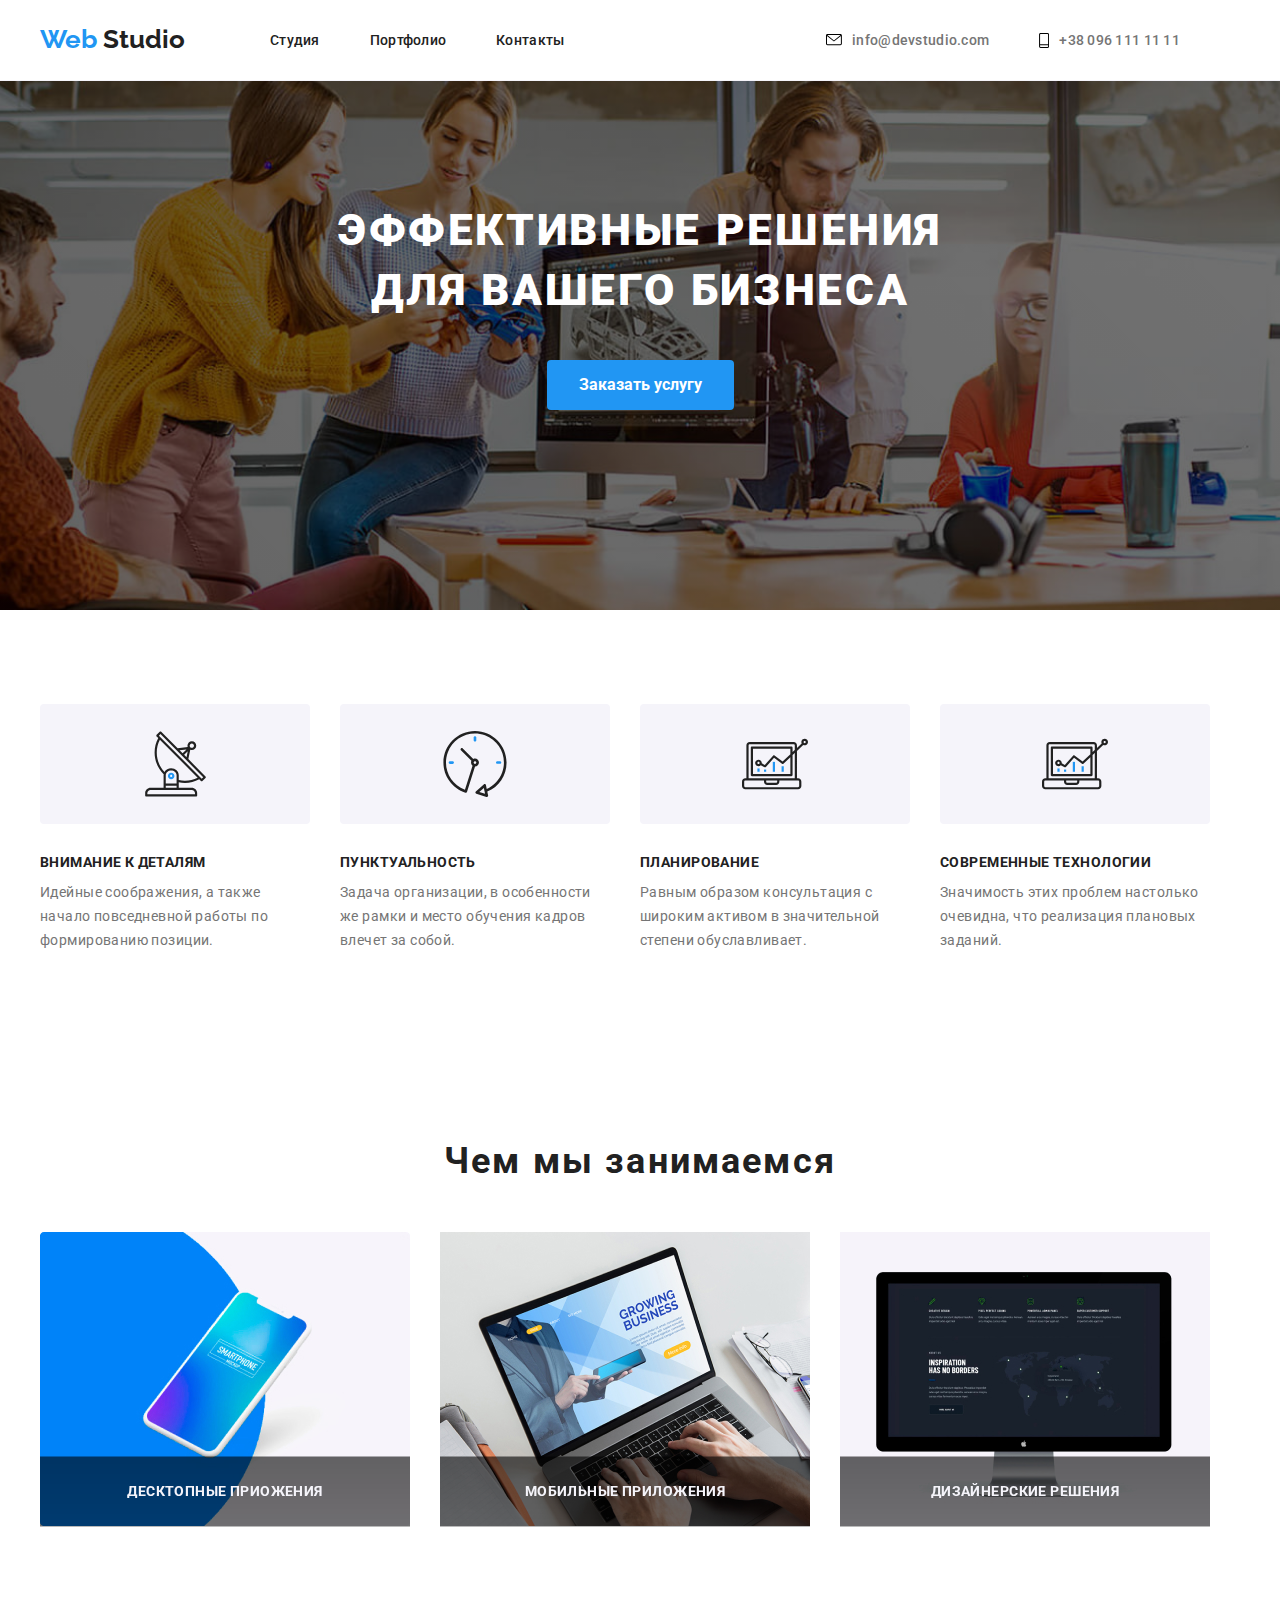
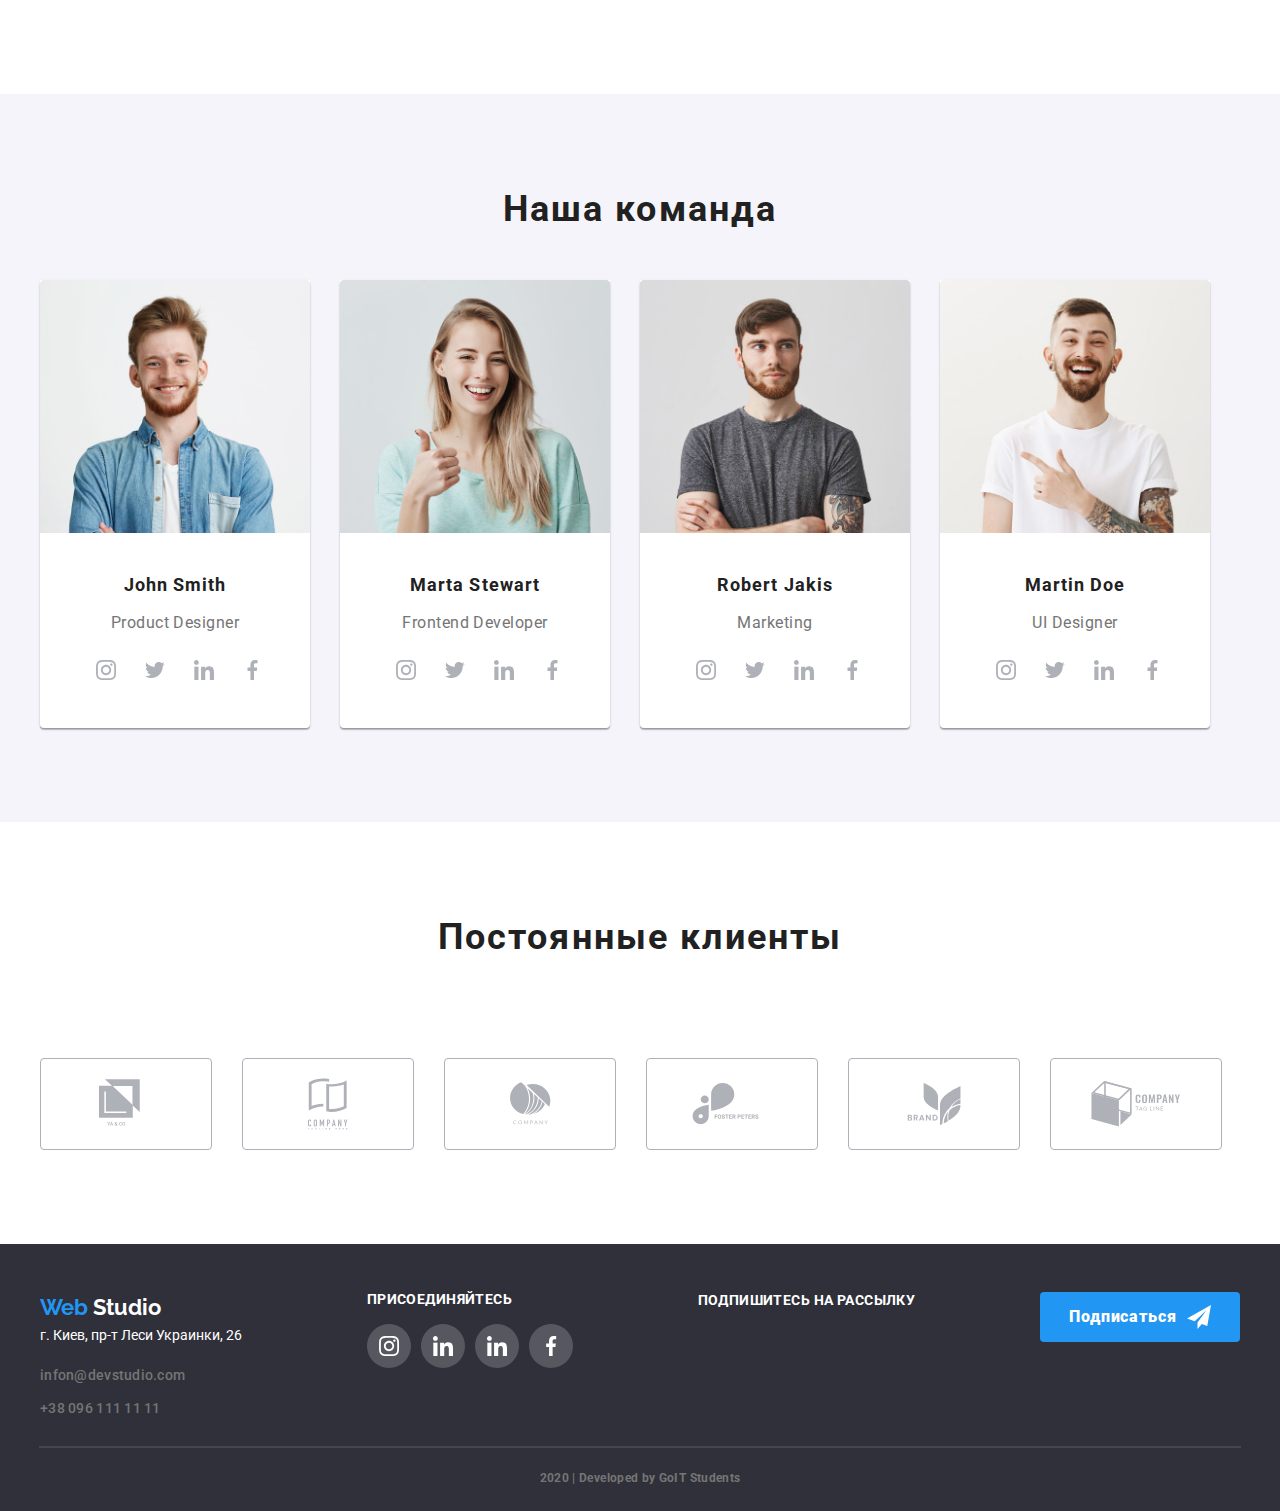
<file: index.html>
<!DOCTYPE html>
<html lang="ru">

<head>
    <meta charset="UTF-8">
    <meta name="viewport" content="width=device-width, initial-scale=1.0">
    <title>Document</title>
    <link href="https://fonts.googleapis.com/css2?family=Raleway:wght@700&family=Roboto:wght@400;500;700&display=swap" rel="stylesheet">
    <link rel="stylesheet" href="./css/styles.css" />
</head>

<body class="page">
    <header class="page-header">
        <div class="site-nav">

            <nav class="container main-nav">

                <a href="./index.html" class="logo-link"><span class="logo-primary">Web</span> Studio
                </a>
                <ul class="site-nav list">
                    <li class="item"><a href="./index.html" class="link">Студия</a></li>
                    <li class="item"><a href="./Portfolio.html" class="link">Портфолио</a></li>
                    <li class="item"><a href="" class="link">Контакты</a></li>
                </ul>
                <div class="contacts__wraper">
                    <a data-open-modal href="mailto:info@devstudio.com" class="contacts">
                        <svg class="icon-envelope" width=16 height=12>
                       <use href="./img/symbol-defs.svg#icon-phone"    ></use>
                    </svg> info@devstudio.com
                    </a>
                    <a href="tel:380961111111" class="contacts">
                        <svg class="icon-envelope" width=10 height=15>
                       <use href="./img/symbol-defs.svg#icon-Vector" ></use>
                    </svg> +38 096 111 11 11</a>
                </div>
            </nav>
            </section>
        </div>
    </header>
    <main>


        <!--HERO-->
        <section class="hero-section">
            <div class="container">
                <div class="hero">

                    <h1>ЭФФЕКТИВНЫЕ РЕШЕНИЯ <br>ДЛЯ ВАШЕГО БИЗНЕСА</h1>
                    <a href="" class="big-button">Заказать услугу</a>
                </div>
            </div>
        </section>

        <!--Преимущества-->

        <section class="section">
            <div class="container-tehnology">


                <div class="advan">
                    <div class="picture"><svg class="button-icon" width="65" height="70">
                        <use href="./img/symbol-defs.svg#icon-antenna"
                     alt="antenna" > </use></svg>
                    </div>
                    <h3 class="landing">Внимание к деталям</h3>
                    <p>Идейные соображения, а также начало повседневной работы по формированию позиции.</p>
                </div>
                <div class="advan">
                    <div class="picture"><svg class="button-icon" width="66" >
                        <use href="./img/symbol-defs.svg#icon-clock" alt="antenna" > </use>
                    </svg>
                    </div>
                    <h3 class="landing">Пунктуальность</h3>
                    <p>Задача организации, в особенности же рамки и место обучения кадров влечет за собой.</p>
                </div>
                <div class="advan">
                    <div class="picture"><svg class="button-icon" width="66" height="70">
                        <use href="./img/symbol-defs.svg#icon-diagram" alt="antenna" > </use>
                    </svg>
                    </div>
                    <h3 class="landing">Планирование</h3>

                    <p>Равным образом консультация с широким активом в значительной степени обуславливает.</p>
                </div>

                <div class="advan">
                    <div class="picture"><svg class="button-icon" width="66" height="70">
                        <use href="./img/symbol-defs.svg#icon-diagram" alt="antenna" > </use>
                    </svg>

                    </div>
                    <h3 class="landing">Современные технологии</h3>

                    <p>Значимость этих проблем настолько очевидна, что реализация плановых заданий.</p>
                </div>

            </div>
        </section>



        <!--works-->
        <div class="container">
            <section class="section">
                <h2>Чем мы занимаемся</h2>
                <ul class="works">
                    <li class="works-kard"><img src="./images/img10.jpg " alt="smartphone" width="370px">
                        <h4 class="blok-names">ДЕСКТОПНЫЕ ПРИОЖЕНИЯ</h4>
                    </li>

                    <li class="works-kard"><img src="./images/img9.jpg " alt="computer" width="370px">
                        <h4 class="blok-names">МОБИЛЬНЫЕ ПРИЛОЖЕНИЯ</h4>
                    </li>

                    <li class="works-kard"><img src="./images/img6.jpg " alt="computer" width="370px">
                        <h4 class="blok-names">ДИЗАЙНЕРСКИЕ РЕШЕНИЯ</h4>
                    </li>
                </ul>
        </div>
        </div>

        <!--Нашф команда-->

        <section class="section-comand">
            <div class="container">
                <h2>Наша команда</h2>
                <div class="workers">


                    <div class="flex-card">

                        <img src="./img/imgfoto1.jpg " alt="foto Jonn " width="270 ">
                        <h3 class="name">John Smith</h3>
                        <h3 class="specifical">Product Designer</h3>
                        <ul class="social-icons ">
                            <li class="social-icons ">
                                <a href="https://www.instagram.com/ " class="social-network__link" aria-label="Инстаграм ">
                                    <svg width=20 height=20>
                                        <use href="./img/symbol-defs.svg#icon-instagram-2" ></use>
                                    </svg>
                                </a>
                            </li>

                            <li class="social-icons ">
                                <a href="https://twitter.com/ " class="social-network__link" aria-label="Твитер ">
                                 <svg width=20 height=20>
                                    <use href="./img/symbol-defs.svg#icon-Vector-1"  ></use>
                                </svg></a>

                                <li class="social-icons ">
                                    <a href="https://linkedin.com/ " class="social-network__link" aria-label=" Линкедин">
                                        <svg width=20 height=20>
                                           <use href="./img/symbol-defs.svg#icon-linkedin-1" ></use>
                                       </svg></a>
                                </li>

                                <li class="social-icons ">
                                    <a href="https://linkedin.com/ " class="social-network__link" aria-label=" Линкедин">
                                        <svg width=20 height=20>
                                           <use href="./img/symbol-defs.svg#icon-Vector-2" ></use>
                                       </svg></a>

                                </li>

                        </ul>
                    </div>
                    <div class="flex-card ">

                        <img src="./img/imgfoto2.jpg " alt="foto Marta " width="270 ">
                        <h3 class="name ">Marta Stewart</h3>
                        <h3 class="specifical ">Frontend Developer</h3>


                        <ul class="social-icons ">
                            <li class="social-icons ">
                                <a href="https://www.instagram.com/ " class="social-network__link" aria-label="Инстаграм ">
                                    <svg width=20 height=20>
                                        <use href="./img/symbol-defs.svg#icon-instagram-2" ></use>
                                    </svg>
                                </a>
                            </li>

                            <li class="social-icons ">
                                <a href="https://twitter.com/ " class="social-network__link" aria-label="Твитер ">
                                 <svg width=20 height=20>
                                    <use href="./img/symbol-defs.svg#icon-Vector-1"  ></use>
                                </svg></a>

                                <li class="social-icons ">
                                    <a href="https://linkedin.com/ " class="social-network__link" aria-label=" Линкедин">
                                        <svg width=20 height=20>
                                           <use href="./img/symbol-defs.svg#icon-linkedin-1" ></use>
                                       </svg></a>
                                </li>

                                <li class="social-icons ">
                                    <a href="https://linkedin.com/ " class="social-network__link" aria-label=" Линкедин">
                                        <svg width=20 height=20>
                                           <use href="./img/symbol-defs.svg#icon-Vector-2" ></use>
                                       </svg></a>

                                </li>

                        </ul>
                    </div>

                    <div class="flex-card ">


                        <img src="./img/imgfoto3.jpg " alt="foto Robert " width="270 ">
                        <h3 class="name ">Robert Jakis</h3>
                        <h3 class="specifical ">Marketing</h3>


                        <ul class="social-icons ">
                            <li class="social-icons ">
                                <a href="https://www.instagram.com/ " class="social-network__link" aria-label="Инстаграм ">
                                    <svg width=20 height=20>
                                        <use href="./img/symbol-defs.svg#icon-instagram-2" ></use>
                                    </svg>
                                </a>
                            </li>

                            <li class="social-icons ">
                                <a href="https://twitter.com/ " class="social-network__link" aria-label="Твитер ">
                                 <svg width=20 height=20>
                                    <use href="./img/symbol-defs.svg#icon-Vector-1"  ></use>
                                </svg></a>

                                <li class="social-icons ">
                                    <a href="https://linkedin.com/ " class="social-network__link" aria-label=" Линкедин">
                                        <svg width=20 height=20>
                                           <use href="./img/symbol-defs.svg#icon-linkedin-1" ></use>
                                       </svg></a>
                                </li>

                                <li class="social-icons ">
                                    <a href="https://linkedin.com/ " class="social-network__link" aria-label=" Линкедин">
                                        <svg width=20 height=20>
                                           <use href="./img/symbol-defs.svg#icon-Vector-2" ></use>
                                       </svg></a>

                                </li>

                        </ul>
                    </div>

                    <div class="flex-card ">

                        <img src="./img/imgfoto4.jpg " alt="foto Martin " width="270 ">
                        <h3 class="name ">Martin Doe</h3>
                        <h3 class="specifical ">UI Designer</h3>

                        <ul class="social-icons ">
                            <li class="social-icons ">
                                <a href="https://www.instagram.com/ " class="social-network__link" aria-label="Инстаграм ">
                                    <svg width=20 height=20>
                                        <use href="./img/symbol-defs.svg#icon-instagram-2" ></use>
                                    </svg>
                                </a>
                            </li>

                            <li class="social-icons ">
                                <a href="https://twitter.com/ " class="social-network__link" aria-label="Твитер ">
                                 <svg width=20 height=20>
                                    <use href="./img/symbol-defs.svg#icon-Vector-1"  ></use>
                                </svg></a>

                                <li class="social-icons ">
                                    <a href="https://linkedin.com/ " class="social-network__link" aria-label=" Линкедин">
                                        <svg width=20 height=20>
                                           <use href="./img/symbol-defs.svg#icon-linkedin-1" ></use>
                                       </svg></a>
                                </li>

                                <li class="social-icons ">
                                    <a href="https://linkedin.com/ " class="social-network__link" aria-label=" Линкедин">
                                        <svg width=20 height=20>
                                           <use href="./img/symbol-defs.svg#icon-Vector-2" ></use>
                                       </svg></a>

                                </li>

                        </ul>


                    </div>
                </div>
        </section>
        </div>

      
        <!-- клиенты -->
        <section class="clients">
            <div class="container">
                <h2 class="clients__title">Постоянные клиенты</h2>
                <ul class="clients__list">
                    <li class="clients__item">
                        <a href="" class="clients__link" aria-label="клиент1 ">
                            <svg class="icon-envelope"  width=45 height=50>
                                <use href="./img/symbol-defs.svg#icon-logo-1"></use>
                            </svg>
                        </a>
                    </li>
                    <li class="clients__item">
                        <a href="" class="clients__link" aria-label="клиент2 ">
                            <svg width=40 height=52>
                                <use href="./img/symbol-defs.svg#icon-logo-2" ></use>
                            </svg>
                        </a>
                    </li>
                    <li class="clients__item">
                        <a href=" " class="clients__link" aria-label="клиент3 ">
                            <svg width=41 height=43>
                                <use href="./img/symbol-defs.svg#icon-logo-3" ></use>
                            </svg>
                        </a>
                    </li>
                    <li class="clients__item">
                        <a href=" " class="clients__link" aria-label="клиент4 ">
                            <svg width=80 height=42>
                                <use href="./img/symbol-defs.svg#icon-logo-4" ></use>
                                </svg>
                        </a>
                    </li>
                    <li class="clients__item">
                        <a href=" " class="clients__link" aria-label="клиент4 ">
                            <svg width=80 height=42>
                                <use href="./img/symbol-defs.svg#icon-logo-5" ></use>
                                </svg>
                        </a>
                    </li>
                    <li class="clients__item">
                        <a href=" " class="clients__link" aria-label="клиент6 ">
                            <svg width=90 height=46>
                                <use href="./img/symbol-defs.svg#icon-logo-6" ></use>
                            </svg>
                        </a>
                    </li>
                </ul>
            </div>
        </section>
    </main>

    <!--footer-->
    <footer>
        <section class="section-footer">

            <div class="footer-container ">
                <div class="main-adress ">

                    <a href="./index.html " class="logo-footer "><span class="logo-primary ">Web</span> Studio
                            </a>
                    <address class="adress ">г. Киев, пр-т Леси Украинки, 26</address>
                    <ul class="footer-adress ">
                        <li class="adress"><a href=" " class="feedbeack-footer ">infon@devstudio.com</a></li>

                        <li class="adress"><a href=" " class="feedbeack-footer ">+38 096 111 11 11</a>
                        </li>
                    </ul>

                </div>



                <div class="invitation">
                    <h3 class="invitation__title">присоединяйтесь</h3
                        >
                    <ul class="social-network__footer">
                        <li>
                            <a href="https://www.instagram.com/ " class="social-network__link social-network__link--dark" aria-label="Инстаграм ">
                                <svg width=44 height=44>
                                        <use href="./img/symbol-defs.svg#icon-insta"></use>
                                    </svg>
                            </a>
                        </li>
                        <li>
                            <a href="https://twitter.com/ " class="social-network__link social-network__link--dark" aria-label="Твитер ">
                                <svg width=44 height=44>
                                        <use href="./img/symbol-defs.svg#icon-ld"  ></use>
                                    </svg>
                            </a>
                        </li>
                        <li>
                            <a href="https://www.facebook.com/ " class="social-network__link social-network__link--dark" aria-label="Фейсбук ">
                                <svg width=44 height=44>
                                        <use href="./img/symbol-defs.svg#icon-ld" ></use>
                                    </svg>
                            </a>
                        </li>
                        <li>
                            <a href="https://www.linkedin.com/ " class="social-network__link social-network__link--dark" aria-label="Линкдин ">
                                <svg width=44 height=44>
                                        <use href="./img/symbol-defs.svg#icon-fb"></use>
                                    </svg>
                            </a>
                        </li>
                    </ul>
                </div>
                <div> <h3 class=" text-footer ">ПОДПИШИТЕСЬ НА РАССЫЛКУ</h3></div>

                <div class="icons-2 "><a href=" " class=" footer-button ">Подписaться 
                    <svg class="soc-icon-send " width="24 " height="24 ">
                    <use href="./img/symbol-defs.svg#icon-send"></use>
                </svg></a>


                </div>
            </div>
            <div>
                <hr class=" line ">
                <h5 class=" copy-right ">2020 | Developed by GoIT Students </h5>
            </div>
        </section>


    </footer>
    <script>
        (() => {
            document
                .querySelector('.form__js-speaker')
                .addEventListener('submit', e => {
                    e.preventDefault();

                    new FormData(e.currentTarget).forEach((value, name) =>
                        console.log(`${name}: ${value}`),
                    );

                    e.currentTarget.reset();
                });
        })();
    </script>
    <script>
        const refs = {
            openModalBtn: document.querySelector("[data-open-modal]"),
            closeModalBtn: document.querySelector("[data-close-modal]"),
            backdrop: document.querySelector("[data-backdrop]"),
        };

        refs.openModalBtn.addEventListener("click", toggleModal);
        refs.closeModalBtn.addEventListener("click", toggleModal);

        refs.backdrop.addEventListener("click", logBackdropClick);

        function toggleModal() {
            refs.backdrop.classList.toggle("backdrop__hidden");
        }

        function logBackdropClick() {
            console.log("Это клик в бекдроп");
        }
    </script>
</body>



</html>
</file>
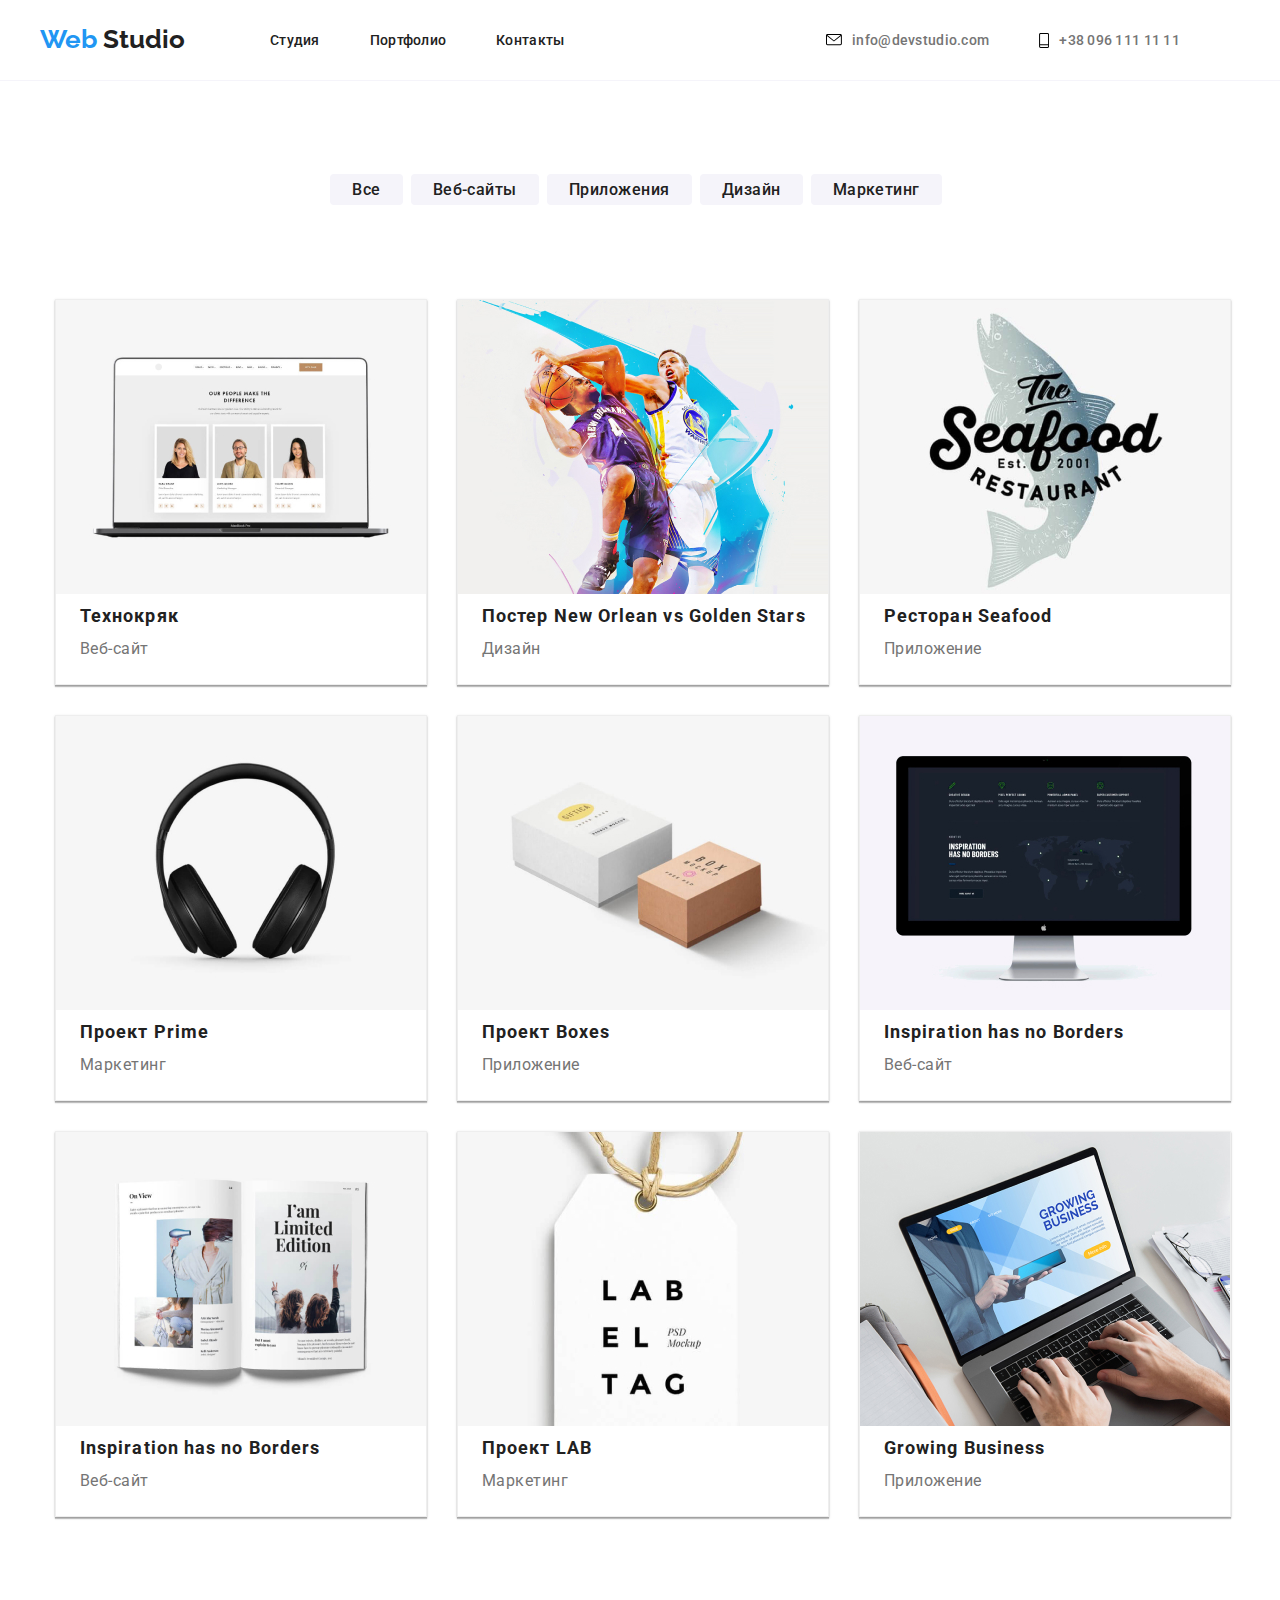
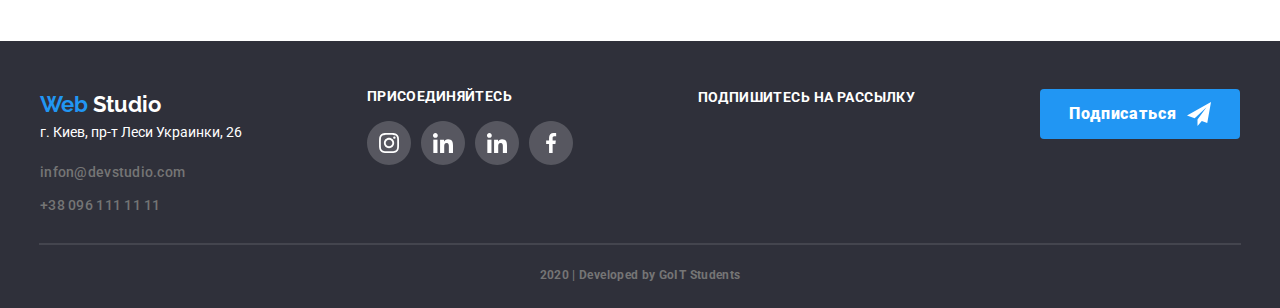
<file: Portfolio.html>
<!DOCTYPE html>
<html lang="ru">

<head>
    <meta charset="UTF-8">
    <meta name="viewport" content="width=device-width, initial-scale=1.0">
    <title>Document</title>
    <link href="https://fonts.googleapis.com/css2?family=Raleway:wght@700&family=Roboto:wght@400;500;700&display=swap" rel="stylesheet">
    <link rel="stylesheet" href="./css/styles.css" />
</head>

<body class="page">
    <!--Шапка сайта-->
    <header class="page-header">
        <div class="site-nav">

            <nav class="container main-nav">

                <a href="./index.html" class="logo-link"><span class="logo-primary">Web</span> Studio
                </a>
                <ul class="site-nav list">
                    <li class="item"><a href="./index.html" class="link">Студия</a></li>
                    <li class="item"><a href="./Portfolio.html" class="link">Портфолио</a></li>
                    <li class="item"><a href="" class="link">Контакты</a></li>
                </ul>
                <div class="contacts__wraper">
                    <a href="mailto:info@devstudio.com" class="contacts">
                        <svg class="icon-envelope" width=16 height=12>
                       <use href="./img/symbol-defs.svg#icon-phone"  ></use>
                    </svg> info@devstudio.com
                    </a>
                    <a href="tel:380961111111" class="contacts">
                        <svg class="icon-envelope" width=10 height=15>
                       <use href="./img/symbol-defs.svg#icon-Vector" ></use>
                    </svg> +38 096 111 11 11</a>
                </div>
            </nav>
        </div>
    </header>
    <section class="menu-button">
        <div class="container-button">
            <a href=" " class="button ">Все</a>
            <a href=" " class="button ">Веб-сайты</a>
            <a href=" " class="button ">Приложения</a>
            <a href=" " class="button ">Дизайн</a>
            <a href=" " class="button ">Маркетинг</a>
        </div>
    </section>
    <!--Наши услуги-->


    <div class="container">
        <section class="section">
            <div class="flex-container">

                <div class="flex-element">
                    <img src="./images/img11.jpg " alt="blue " width="370 ">
                    <ul class="list ">
                        <li>
                            <h3>Технокряк</h3>
                            <p class="paragraph ">Веб-сайт</p>

                        </li>
                    </ul>
                </div>

                <div class="flex-element">
                    <img src="./images/img2.jpg " alt="poster " width="370 ">
                    <ul class="list">
                        <li>
                            <h3>Постер New Orlean vs Golden Stars</h3>

                            <p class="paragraph ">Дизайн</p>
                        </li>
                    </ul>
                </div>
                <div class="flex-element">
                    <img src="./images/img3.jpg " alt="attachment " width="370 ">
                    <ul class="list">
                        <li>
                            <h3>Ресторан Seafood</h3>

                            <p class="paragraph ">Приложение</p>
                        </li>
                    </ul>
                </div>

                <div class="flex-element">
                    <img src="./images/img4.jpg " alt="poster " width="370 ">
                    <ul class="list">
                        <li>
                            <h3>Проект Prime</h3>

                            <p class="paragraph ">Маркетинг</p>
                        </li>
                    </ul>
                </div>
                <div class="flex-element">
                    <img src="./images/img5.jpg " alt="boxes " width="370 ">
                    <ul class="list">
                        <li>
                            <h3>Проект Boxes</h3>

                            <p class="paragraph ">Приложение</p>
                        </li>
                    </ul>
                </div>
                <div class="flex-element">
                    <img src="./images/img6.jpg " alt="monitor " width="370 ">
                    <ul class="list">
                        <li>
                            <h3>Inspiration has no Borders</h3>

                            <p class="paragraph ">Веб-сайт</p>
                        </li>
                    </ul>
                </div>
                <div class="flex-element">
                    <img src="./images/img7.jpg " alt="picture " width="370 ">
                    <ul class="list">
                        <li>
                            <h3>Inspiration has no Borders</h3>

                            <p class="paragraph ">Веб-сайт</p>
                        </li>
                    </ul>
                </div>
                <div class="flex-element">
                    <img src="./images/img8.jpg " alt="white " width="370 ">
                    <ul class="list">
                        <li>
                            <h3>Проект LAB</h3>

                            <p class="paragraph ">Маркетинг</p>
                        </li>
                    </ul>
                </div>
                <div class="flex-element"><img src="./images/img9.jpg " alt="lap top " width="370 ">
                    <ul class="list">
                        <li>
                            <h3>Growing Business</h3>

                            <p class="paragraph ">Приложение</p>
                        </li>
                    </ul>
                </div>
            </div>
        </section>

    </div>
    </header>
    <!--footer-->
    <footer>
        <section class="section-footer">

            <div class="footer-container ">
                <div class="main-adress ">

                    <a href="./index.html " class="logo-footer "><span class="logo-primary ">Web</span> Studio
                            </a>
                    <address class="adress ">г. Киев, пр-т Леси Украинки, 26</address>
                    <ul class="footer-adress ">
                        <li class="adress"><a href=" " class="feedbeack-footer ">infon@devstudio.com</a></li>

                        <li class="adress"><a href=" " class="feedbeack-footer ">+38 096 111 11 11</a>
                        </li>
                    </ul>

                </div>



                <div class="invitation">
                    <h3 class="invitation__title">присоединяйтесь</h3
                        >
                    <ul class="social-network__footer">
                        <li>
                            <a href="https://www.instagram.com/ " class="social-network__link social-network__link--dark" aria-label="Инстаграм ">
                                <svg width=44 height=44>
                                        <use href="./img/symbol-defs.svg#icon-insta"></use>
                                    </svg>
                            </a>
                        </li>
                        <li>
                            <a href="https://twitter.com/ " class="social-network__link social-network__link--dark" aria-label="Твитер ">
                                <svg width=44 height=44>
                                        <use href="./img/symbol-defs.svg#icon-ld"  ></use>
                                    </svg>
                            </a>
                        </li>
                        <li>
                            <a href="https://www.facebook.com/ " class="social-network__link social-network__link--dark" aria-label="Фейсбук ">
                                <svg width=44 height=44>
                                        <use href="./img/symbol-defs.svg#icon-ld" ></use>
                                    </svg>
                            </a>
                        </li>
                        <li>
                            <a href="https://www.linkedin.com/ " class="social-network__link social-network__link--dark" aria-label="Линкдин ">
                                <svg width=44 height=44>
                                        <use href="./img/symbol-defs.svg#icon-fb"></use>
                                    </svg>
                            </a>
                        </li>
                    </ul>
                </div>
                <div> <h3 class=" text-footer ">ПОДПИШИТЕСЬ НА РАССЫЛКУ</h3>
                </div>

                <div class="icons-2 "><a href=" " class=" footer-button ">Подписaться 
                    <svg class="soc-icon-send " width="24 " height="24 ">
                    <use href="./img/symbol-defs.svg#icon-send"></use>
                </svg></a>


                </div>
            </div>
            <div>
                <hr class=" line ">
                <h5 class=" copy-right ">2020 | Developed by GoIT Students </h5>
            </div>
        </section>


    </footer>
                        
</body>

</html>
</file>
<file: css/styles.css>
/*цвет основного текста #212121*/

/*вторичный цвет текста #757575*/

/*белый текст #FFFFFF*/

:root {
  --primary-text-color: #212121;
  --title-text-color: #212121;
  --title-text-grey: #757575;
  --accent-color: #2196f3;
  --primary-background-color: #ffffff;
  --primary-background-button: #f5f4fa;
}

html {
  box-sizing: border-box;
}

.page-header {
  position: fixed;
  width: 100%;
  top: 0;
  left: 0;
  min-height: 80px;
  background-color: var(--primary-background-color);
  outline: 1px solid var(--primary-background-button);
}

body {
  background-color: var (--primary-background-color);
  color: var (--primary-text-color);
  font-family: roboto, sans-serif;
  margin: 0;
}

.logo-primary {
  color: #2196f3;
}

.logo-link {
  color: #212121;
  font-family: Raleway;
  font-style: normal;
  font-weight: bold;
  font-size: 26px;
  line-height: 31px;
  text-decoration: none;
  margin-top: 24px;
  margin-bottom: 25px;
  margin-right: 85px;
}

/*site nav*/

.site-nav {
  display: flex;
  padding-left: 0;
  list-style: none;

}


.site-nav__link {
  position: relative;
  text-decoration: none;
  color: var(--main-color);
  padding-top: 32px;
  padding-bottom: 32px;
  transition: color 250ms cubic-bezier(0.4, 0, 0.2, 1);
  
}

.site-nav__link--current {
  color: var(--accent-primary-color);
}



.site-nav__item:not(:last-child) {
  margin-right: 50px;
}

.site-nav__link:hover,
.site-nav__link:focus {
  color: var(--accent-primary-color);
  cursor: pointer;
}
.site-nav__link a:active{
  color: var(--accent-color);
}

.link {
  color: #212121;
  text-decoration: none;
  font-family: Roboto;
  font-style: normal;
  font-weight: 500;
  font-size: 14px;
  line-height: 16px;
  letter-spacing: 0.02em;
  margin-top: 0;
  margin-bottom: 0;
}

.site-nav.link {
  color: #212121;
}

.site-nav li {
  margin-right: 0px;
}

ul.site-nav.list {
  padding: 0px 0px 0px 0px;
}

.site-nav .item {
  margin-right: 50px;
}

.site-nav .link:hover {
  color: #2196f3;
}

.site-nav .link:focus {
  color: var(--primary-background-button);
}

/*main-nav*/

.container.main-nav {
  display: flex;
  align-items: center;
}

.work-section {
  display: flex;
  align-items: center;
  padding-top: 94px;
}

/*feedbeack menu*/

.feedbeack {
  color: var(--title-text-grey);
  font-family: Roboto;
  font-style: normal;
  font-weight: 500;
  font-size: 14px;
  line-height: 16px;
  letter-spacing: 0.02em;
  margin-top: 0;
  margin-bottom: 0;
}

.feedbeack:hover {
  color: #2196f3;
}

.feedbeack:focus {
  color: var(--primary-background-button);
}

.section p {
  margin-top: 0px;
  margin-bottom: 0px;
}

ul {
  list-style-type: none;
}

.comand p {
  margin-bottom: 0px;
  margin-top: 0px;
}

.hero-section {
  text-align: center;
  background: linear-gradient(45deg, #0000009a, #0000008c),
    url(../images/Hero/Header.jpg);
  background-repeat: no-repeat;
  background-position: center;
  background-size: cover;
  padding-top: 200px;
  padding-bottom: 200px;
  margin-left: auto;
  margin-right: auto;
  max-width: 1600px;
  max-height: 600px;
}

.hero-title {
  margin-top: 0;
  margin-bottom: 40;
  margin-left: auto;
  margin-right: auto;
  font-family: Roboto;
  font-style: normal;
  font-weight: 900;
  font-size: 44px;
  line-height: 60px;
  letter-spacing: 0.06em;
  margin-bottom: 40px;
  text-align: center;
  padding-bottom: 0px;
  padding-top: 0px;
  color: var(--primary-text-color);
}

h2 {
  margin-bottom: 0px;
  margin-top: 0px;
  font-family: roboto;
  font-style: normal;
  font-weight: bold;
  font-size: 36px;
  line-height: 42px;
  letter-spacing: 0.06em;
  text-align: center;
  color: var(--primary-text-color);
}

h3 {
  font-family: roboto;
  font-style: normal;
  font-weight: bold;
  font-size: 18px;
  line-height: 36px;
  letter-spacing: 0.06em;
  margin-top: 0;
  margin-bottom: 0px;
  marker: none;
  color: #212121;
  margin-left: 24px;
}

h3.landing {
  font-family: Roboto;
  font-style: normal;
  font-weight: bold;
  font-size: 14px;
  line-height: 16px;
  letter-spacing: 0.03em;
  text-transform: uppercase;
  color: #212121;
  margin-left: 0px;
  margin-bottom: 10px;
}

h4 {
  font-family: Roboto;
  font-style: normal;
  font-weight: bold;
  font-size: 14px;
  line-height: 16px;
  text-align: center;
  letter-spacing: 0.03em;
  color: var(--primary-background-button);
  text-decoration: none;
  margin-top: 0px;
  margin-bottom: 0px;
  background-color: var(--title-text-grey);
  opacity: inherit;
}

h5 {
  font-family: Roboto;
  font-style: normal;
  font-size: 12px;
  line-height: 24px;
  letter-spacing: 0.03em;
  color: var(--title-text-grey);
}

.container-button {
  display: flex;
  align-items: center;
  justify-content: center;
}

ul.social-icons {
  display: flex;
    text-align: justify;
 

  padding: 0px;
  margin-top: 16px;
  margin-bottom: 36px;
}
li.social-icons:not(:last-child){
  margin-right: 5px;
 
}


.workers {
  display: flex;
  padding-top: 0px;
}

.flex-card {
  background: #ffffff;
  width: 270px;
  margin-right: 30px;
  box-shadow: 0px 2px 1px rgba(0, 0, 0, 0.2), 0px 1px 1px rgba(0, 0, 0, 0.14),
    0px 1px 3px rgba(0, 0, 0, 0.12);
  border-radius: 4px;
  margin-top: 50px;
  margin-bottom: 94px;
}

ul.list {
  padding: 0px;
  margin: 0px;
}

ul.works {
  display: flex;

  align-items: center;
  padding-left: 0px;
  margin: 0px;
  margin-top: 50px;
}

li.works-kard {
  margin-right: 30px;
}

/*Button */

.big-button {
  display: inline-block;
  color: var(--primary-background-color);
  background: var(--accent-color);
  text-decoration: none;
  font-family: Roboto;
  font-style: normal;
  font-weight: bold;
  font-size: 16px;
  line-height: 30px;
  padding: 10px 32px;
  border-radius: 4px;
  margin-left: auto;
  margin-right: auto;
}

.footer-button {
  align-items: center;
  justify-content: center;
  display: flex;
  color: var(--primary-background-color);
  background: var(--accent-color);
  text-decoration: none;
  font-family: Roboto;
  font-style: normal;
  font-weight: 900;
  font-size: 16px;
  line-height: 30px;
  letter-spacing: 0.06em;
  padding-left: 0px;
  padding-right: 0px;
  padding-top: 0px;
  padding-bottom: 0px;
  border-radius: 4px;
  margin-top: auto;
  margin-left: auto;
  height: 50px;
  width: 200px;
}

.flex-container {
  display: flex;
  flex-wrap: wrap;
  width: 1230px;
  padding-left: 15px;
  padding-right: 15px;
}

.flex-element {
  width: 370px;
  margin-bottom: 30px;
  margin-right: 30px;
  background: #ffffff;
  border: 1px solid #eeeeee;
  padding-bottom: 20px;
  box-shadow: 0px 2px 1px rgba(0, 0, 0, 0.2), 0px 1px 1px rgba(0, 0, 0, 0.14),
    0px 1px 3px rgba(0, 0, 0, 0.12);
}

.flex-element:last-child(3n) {
  margin-right: 0px;
}

ul.footer-adress {
  margin-bottom: 09px;
  padding-left: 0px;
  text-decoration: none;
}

ul.comand {
  display: flex;
  margin-left: 0px;
  margin-top: 50px;
  margin-left: 0px;
  padding-left: 0px;
}

/*buttons portfolio*/

.button {
  display: inline-block;
  color: var(--primary-background-color);
  background: var(--accent-color);
  text-decoration: none;
  color: var(--title-text-color);
  background: var(--primary-background-button);
  font-family: Roboto;
  font-style: normal;
  font-size: 16px;
  font-weight: 500;
  font-style: normal;
  letter-spacing: 0.03em;
  text-decoration: none;
  padding: 6px 22px;
  margin-right: 8px;
  border-radius: 4px;
}

.button:hover {
  color: var(--primary-background-color);
  background: var(--accent-color);
  box-shadow: 0px 2px 2px rgba(0, 0, 0, 0.12), 0px 1px 2px rgba(0, 0, 0, 0.08),
    0px 3px 1px rgba(0, 0, 0, 0.1);
}

.button:focus {
  color: var(--title-text-grey);
  background: var(--primary-background-color);
}

/*content*/

.content {
  font-family: Roboto;
  font-style: normal;
  font-weight: normal;
  font-size: 18px;
  line-height: 28px;
  letter-spacing: 0.03em;
}

/*Paragraph*/

p {
  font-family: Roboto;
  font-style: normal;
  font-weight: normal;
  font-size: 14px;
  line-height: 24px;
  letter-spacing: 0.03em;
  color: #757575;
}

p.paragraph {
  color: var(--title-text-grey);
  font-family: Roboto;
  font-style: normal;
  font-weight: normal;
  font-size: 16px;
  line-height: 30px;
  letter-spacing: 0.03em;
  margin-left: 24px;
  margin-bottom: 0px;
}




.social {
  color: rgba(255, 255, 255, 0.6);
}



/*site
nav*/

.site-nav {
  display: flex;
}

.link {
  color: #212121;
  text-decoration: none;
  font-family: Roboto;
  font-style: normal;
  font-weight: 500;
  font-size: 14px;
  line-height: 16px;
  letter-spacing: 0.02em;
  margin-top: 0;
  margin-bottom: 0;
}

.site-nav.link {
  color: #212121;
  padding-top: 32px;
  padding-bottom: 32px;
}

a.link {
  padding-top: 32px;
  padding-bottom: 32px;
  display: block;
}

.site-nav li {
  margin-right: 50px;
}

ul.site-nav.list {
  margin: 0px 0px 0px 0px;
}

.site-nav .item:not(:last-child) {
  margin-right: 50px;
}

li.auth-nav {
  display: flex;
  text-decoration: none;
  margin-left: 50px;
  margin-right: 0px;
  align-items: center;
}

.site-nav .link:hover {
  color: #2196f3;
}

.site-nav .link:focus {
  color: var(--primary-background-button);
}

.site-nav .link:active {
  color: var(--accent-color);
}

/*feedbeack*/

.feedbeack {
  color: var(--title-text-grey);
  font-family: Roboto;
  font-style: normal;
  font-weight: 500;
  font-size: 14px;
  line-height: 16px;
  letter-spacing: 0.02em;
  margin-right: 0px;
  margin-top: 0;
  margin-bottom: 0;
  padding-top: 32px;
  padding-bottom: 32px;
}

ul.auth-nav {
  display: flex;
  margin-left: auto;
  padding: 0px;
  align-items: center;
}

.feedbeack:hover {
  color: #2196f3;
}

.feedbeack:focus {
  color: var(--primary-background-button);
}

ul {
  list-style-type: none;
}

.comand p {
  margin-bottom: 0px;
  margin-top: 0px;
}

.section {
  margin-left: auto;
  margin-right: auto;
  padding-top: 94px;
  padding-bottom: 94px;
}

.section-footer {
  margin-left: auto;
  margin-right: auto;
  padding-top: 48px;
  padding-bottom: 21px;
}

.container {
  margin-left: auto;
  margin-right: auto;
  width: 1200px;
  margin-top: 0;
  margin-bottom: 0;
  padding-left: 15px;
  padding-right: 15px;
}

.container-tehnology {
  margin-bottom: 0;
  display: flex;
  margin-left: auto;
  margin-right: auto;
  padding-left: 15px;
  padding-right: 15px;
  width: 1200px;
  margin-top: 0;
  margin-bottom: 0;
  text-align: left;
}

h1 {
  margin-top: 0;
  margin-bottom: 40;
  margin-left: auto;
  margin-right: auto;
  font-family: Roboto;
  font-style: normal;
  font-weight: 900;
  font-size: 44px;
  line-height: 60px;
  letter-spacing: 0.06em;
  margin-bottom: 40px;
  text-align: center;
  padding-bottom: 0px;
  padding-top: 0px;
  color: var(--primary-background-color);
}

.section-clients {
  padding-top: 94px;
  padding-bottom: 94px;
}

.container-workers {
  background-color: #f5f4fa;
}

.work-section {
  padding-bottom: 94px;
  padding-top: 50px;
  display: flex;
}


.picture {
  display: flex;
  align-items: center;
  justify-content: center;
  height: 120px;
  width: 270px;
  background: #f5f4fa;
  border-radius: 4px;
  margin-bottom: 30px;
}

.advan {
  margin-right: auto;
  margin-right: auto;
  text-align: left;
  width: 270px;
  padding-left: 0px;
}





/*content*/

.content {
  font-family: Roboto;
  font-style: normal;
  font-weight: normal;
  font-size: 18px;
  line-height: 28px;
  letter-spacing: 0.03em;
  color: #212121;
}

.section-comand {
  background: #f5f4fa;
  margin-left: auto;
  margin-right: auto;
  padding-top: 94px;
}


.main-adress {
  padding-left: 0px;
  margin-top: 0px;
  margin-bottom: 28px;
  margin-right: 0px;
  margin-left: 0px;
  margin-bottom: 9px;
}

.icons-2 {
  margin-left: 0px;
  margin-right: 0px;
}


.soc-icons {
  margin-right: 10px;
}

.soc-icon {
  fill: currentColor;
}

.soc-icon-send {
  margin-left: 10px;
}

ul.clients-logo {
  display: flex;
  justify-content: center;
  justify-content: space-between;
  margin-top: 50px;
  margin-left: auto;
  margin-right: auto;
  padding-left: 0px;
  margin-bottom: 0px;
}

.button-logo {
  display: flex;
  height: 90px;
  width: 170px;
  border: 1px solid #afb1b8;
  box-sizing: border-box;
  border-radius: 4px;
  align-items: center;
  justify-content: center;
  margin-left: auto;
  margin-right: auto;
}

.button-logo:hover {
  border: 1px solid #2196f3;
}

hr.line {
  width: 1200px;
  height: 0px;
  border: 1px solid rgba(255, 255, 255, 0.1);
  margin-bottom: 18px;
}

.text-footer .footer {
  background-color: #2f303a;
  padding-top: 48px;
  padding-bottom: 21px;
}

a.feedbeack-footer {
  color: var(--title-text-grey);
  font-family: Roboto;
  font-style: normal;
  font-weight: 500;
  font-size: 14px;
  line-height: 16px;
  letter-spacing: 0.02em;
  margin-bottom: 20px;
  text-decoration: none;
}

.adress {
  margin-top: 0px;
  margin-bottom: 9px;
}

a.feedbeack-footer:hover {
  color: var(--accent-color);
}

.copy-right {
  text-align: center;
  padding-top: 0px;
  padding-bottom: 0px;
  margin: 0px;
}

/*main-nav*/

.container.main-nav {
  display: flex;
  align-items: center;
}



.section p {
  margin-top: 0px;
  margin-bottom: 0px;
}

ul {
  list-style-type: none;
}

.comand p {
  margin-bottom: 0px;
  margin-top: 0px;
}


.blok-names {
  font-family: Roboto;
  font-style: normal;
  font-weight: bold;
  font-size: 14px;
  line-height: 16px;
  text-align: center;
  letter-spacing: 0.03em;
  color: var(--primary-background-button);
  text-decoration: none;
  margin-top: 0px;
  margin-bottom: 0px;

  font-weight: 700;
  font-size: 14px;
  line-height: 1.14em;
  text-transform: uppercase;
}

h5 {
  font-family: Roboto;
  font-style: normal;
  font-size: 12px;
  line-height: 24px;
  letter-spacing: 0.03em;
  color: var(--title-text-grey);
}

.container-button {
  display: flex;
  align-items: center;
  justify-content: center;
}

ul.social-icons {
  display: flex;
  margin-right: 44px;
  margin-left: 44px;
  padding: 0px;
  margin-top: 16px;
  margin-bottom: 36px;
}

.workers {
  display: flex;
  padding-top: 0px;
}

.flex-card {
  background: #ffffff;
  width: 270px;
  margin-right: 30px;
  box-shadow: 0px 2px 1px rgba(0, 0, 0, 0.2), 0px 1px 1px rgba(0, 0, 0, 0.14),
    0px 1px 3px rgba(0, 0, 0, 0.12);
  border-radius: 4px;
  margin-top: 50px;
  margin-bottom: 94px;
}

ul.list {
  padding: 0px;
  margin: 0px;
}


.footer-button {
  align-items: center;
  justify-content: center;
  display: flex;
  color: var(--primary-background-color);
  background: var(--accent-color);
  text-decoration: none;
  font-family: Roboto;
  font-style: normal;
  font-weight: 900;
  font-size: 16px;
  line-height: 30px;
  letter-spacing: 0.06em;
  padding-left: 0px;
  padding-right: 0px;
  padding-top: 0px;
  padding-bottom: 0px;
  border-radius: 4px;
  margin-top: auto;
  margin-left: auto;
  height: 50px;
  width: 200px;
}

.flex-container {
  display: flex;
  flex-wrap: wrap;
  width: 1230px;
  padding-left: 15px;
  padding-right: 15px;
}

.flex-element {
  width: 370px;
  margin-bottom: 30px;
  margin-right: 30px;
  background: #ffffff;
  border: 1px solid #eeeeee;
  padding-bottom: 20px;
  box-shadow: 0px 2px 1px rgba(0, 0, 0, 0.2), 0px 1px 1px rgba(0, 0, 0, 0.14),
    0px 1px 3px rgba(0, 0, 0, 0.12);
}

.flex-element:last-child(3n) {
  margin-right: 0px;
}

ul.footer-adress {
  margin-bottom: 09px;
  padding-left: 0px;
  text-decoration: none;
}

ul.comand {
  display: flex;
  margin-left: 0px;
  margin-top: 50px;
  margin-left: 0px;
  padding-left: 0px;
}



/*content*/

.content {
  font-family: Roboto;
  font-style: normal;
  font-weight: normal;
  font-size: 18px;
  line-height: 28px;
  letter-spacing: 0.03em;
}

/*Paragraph*/

p {
  font-family: Roboto;
  font-style: normal;
  font-weight: normal;
  font-size: 14px;
  line-height: 24px;
  letter-spacing: 0.03em;
  color: #757575;
}

p.paragraph {
  color: var(--title-text-grey);
  font-family: Roboto;
  font-style: normal;
  font-weight: normal;
  font-size: 16px;
  line-height: 30px;
  letter-spacing: 0.03em;
  margin-left: 24px;
  margin-bottom: 0px;
}

/*footer*/


.adress {
  color: #ffffff;
  font-family: Roboto;
  font-style: normal;
  font-weight: normal;
  font-size: 14px;
  line-height: 24px;
  margin-left: 0px;
  margin-bottom: 9px;
  padding-left: 0;
  margin-top: 9px;
}

.social {
  color: rgba(255, 255, 255, 0.6);
}



/*site
nav*/


ul {
  list-style-type: none;
}

.comand p {
  margin-bottom: 0px;
  margin-top: 0px;
}

.section {
  margin-left: auto;
  margin-right: auto;
  padding-top: 94px;
  padding-bottom: 94px;
}


.container {
  margin-left: auto;
  margin-right: auto;
  width: 1200px;
  margin-top: 0;
  margin-bottom: 0;
  padding-left: 15px;
  padding-right: 15px;
}

.container-tehnology {
  margin-bottom: 0;
  display: flex;
  margin-left: auto;
  margin-right: auto;
  padding-left: 15px;
  padding-right: 15px;
  width: 1200px;
  margin-top: 0;
  margin-bottom: 0;
  text-align: left;
}

h1 {
  margin-top: 0;
  margin-bottom: 40;
  margin-left: auto;
  margin-right: auto;
  font-family: Roboto;
  font-style: normal;
  font-weight: 900;
  font-size: 44px;
  line-height: 60px;
  letter-spacing: 0.06em;
  margin-bottom: 40px;
  text-align: center;
  padding-bottom: 0px;
  padding-top: 0px;
  color: var(--primary-background-color);
}

.container-workers {
  background-color: #f5f4fa;
}

.advan {
  margin-right: auto;
  margin-right: auto;
  text-align: left;
  width: 270px;
  padding-left: 0px;
}


/*content*/

.content {
  font-family: Roboto;
  font-style: normal;
  font-weight: normal;
  font-size: 18px;
  line-height: 28px;
  letter-spacing: 0.03em;
  color: #212121;
}

.section-comand {
  background: #f5f4fa;
  margin-left: auto;
  margin-right: auto;
  padding-top: 94px;
}

footer {
  display: flex;
  background: #2f303a;
  padding-top: 0px;
  padding-bottom: 0px;
  margin-left: auto;
  margin-top: auto;
}

.footer-container {
  display: flex;
  align-items: top;
  margin-top: 0px;
  width: 1200px;
  margin-bottom: 0;
  padding-left: 15px;
  padding-right: 15px;
  margin-right: auto;
  margin-left: auto;
  justify-content: space-between;
}

.main-adress {
  padding-left: 0px;
  margin-top: 0px;
  margin-bottom: 28px;
  margin-right: 0px;
  margin-left: 0px;
  margin-bottom: 9px;
}

.icons-2 {
  margin-left: 0px;
  margin-right: 0px;
}


.soc-icon {
  margin-right: 10px;
}

.button-logo {
  display: flex;
  height: 90px;
  width: 170px;
  border: 1px solid #afb1b8;
  box-sizing: border-box;
  border-radius: 4px;
  align-items: center;
  justify-content: center;
  margin-left: auto;
  margin-right: auto;
}

.button-logo:hover {
  border: 1px solid #2196f3;
}

hr.line {
  width: 1200px;
  height: 0px;
  border: 1px solid rgba(255, 255, 255, 0.1);
  margin-bottom: 18px;
}

.text-footer .footer {
  background-color: #2f303a;
  padding-top: 48px;
  padding-bottom: 21px;
}

a.feedbeack-footer {
  color: var(--title-text-grey);
  font-family: Roboto;
  font-style: normal;
  font-weight: 500;
  font-size: 14px;
  line-height: 16px;
  letter-spacing: 0.02em;
  margin-bottom: 20px;
  text-decoration: none;
}

.contacts-icon { 
  color: var(--title-text-grey);
  

  font-weight: 500;
  line-height: 1.14;
  letter-spacing: 0.02em;
  color: inherit;
  margin-right: 10px;
}
.contacts .contact-item:hover,
.contacts .contact-item:focus {
  color: var(--accent-color);
  cursor: pointer;
  fill: currentColor;
}
.adress {
  margin-top: 0px;
  margin-bottom: 9px;
}

a.feedbeack-footer:hover {
  color: var(--accent-color);
}

.copy-right {
  text-align: center;
  padding-top: 0px;
  padding-bottom: 0px;
  margin: 0px;
}

ul {
  list-style-type: none;
}

.comand p {
  margin-bottom: 0px;
  margin-top: 0px;
}

h4 {
  display: flex;
  font-family: Roboto;
  font-style: normal;
  font-weight: bold;
  font-size: 14px;
  line-height: 16px;

  letter-spacing: 0.03em;
  color: var(--primary-background-button);
  text-decoration: none;
  margin-top: 0px;
  margin-bottom: 0px;
  background: linear-gradient(#0000009a, #0000008c);
  height: 70px;
  text-align: center;
  align-items: center;
  margin-left: auto;
  margin-right: auto;
  justify-content: center;
  transform: translate(0, -105%);
}

h5 {
  font-family: Roboto;
  font-style: normal;
  font-size: 12px;
  line-height: 24px;
  letter-spacing: 0.03em;
  color: var(--title-text-grey);
}

.container-button {
  display: flex;
  align-items: center;
  justify-content: center;
}

ul.social-icons {
  display: flex;
  margin-right: 44px;
  margin-left: 44px;
  padding: 0px;
  margin-top: 16px;
  margin-bottom: 36px;
}

.workers {
  display: flex;
  padding-top: 0px;
}

.flex-card {
  background: #ffffff;
  width: 270px;
  margin-right: 30px;
  box-shadow: 0px 2px 1px rgba(0, 0, 0, 0.2), 0px 1px 1px rgba(0, 0, 0, 0.14),
    0px 1px 3px rgba(0, 0, 0, 0.12);
  border-radius: 4px;
  margin-top: 50px;
  margin-bottom: 94px;
}



.flex-container {
  display: flex;
  flex-wrap: wrap;
  width: 1230px;
  padding-left: 15px;
  padding-right: 15px;
}

.flex-element {
  width: 370px;
  margin-bottom: 30px;
  margin-right: 30px;
  background: #ffffff;
  border: 1px solid #eeeeee;
  padding-bottom: 20px;
  box-shadow: 0px 2px 1px rgba(0, 0, 0, 0.2), 0px 1px 1px rgba(0, 0, 0, 0.14),
    0px 1px 3px rgba(0, 0, 0, 0.12);
}

.flex-element:last-child(3n) {
  margin-right: 0px;
}

ul.footer-adress {
  margin-bottom: 09px;
  padding-left: 0px;
  text-decoration: none;
}

ul.comand {
  display: flex;
  margin-left: 0px;
  margin-top: 50px;
  margin-left: 0px;
  padding-left: 0px;
}

/*buttons portfolio*/

.button {
  display: inline-block;
  color: var(--primary-background-color);
  background: var(--accent-color);
  text-decoration: none;
  color: var(--title-text-color);
  background: var(--primary-background-button);
  font-family: Roboto;
  font-style: normal;
  font-size: 16px;
  font-weight: 500;
  font-style: normal;
  letter-spacing: 0.03em;
  text-decoration: none;
  padding: 6px 22px;
  margin-right: 8px;
  border-radius: 4px;
}

.button:hover {
  color: var(--primary-background-color);
  background: var(--accent-color);
  box-shadow: 0px 2px 2px rgba(0, 0, 0, 0.12), 0px 1px 2px rgba(0, 0, 0, 0.08),
    0px 3px 1px rgba(0, 0, 0, 0.1);
}

.button:focus {
  color: var(--title-text-grey);
  background: var(--primary-background-color);
}

/*content*/

.content {
  font-family: Roboto;
  font-style: normal;
  font-weight: normal;
  font-size: 18px;
  line-height: 28px;
  letter-spacing: 0.03em;
}

/*Paragraph*/

p {
  font-family: Roboto;
  font-style: normal;
  font-weight: normal;
  font-size: 14px;
  line-height: 24px;
  letter-spacing: 0.03em;
  color: #757575;
}

p.paragraph {
  color: var(--title-text-grey);
  font-family: Roboto;
  font-style: normal;
  font-weight: normal;
  font-size: 16px;
  line-height: 30px;
  letter-spacing: 0.03em;
  margin-left: 24px;
  margin-bottom: 0px;
}

/*footer*/

.logo-footer {
  color: #ffffff;
  font-family: Raleway;
  font-style: normal;
  font-weight: bold;
  font-size: 22px;
  line-height: 31px;
  text-decoration: none;
  margin-bottom: 0px;
  margin-left: 0px;
}

.adress {
  color: #ffffff;
  font-family: Roboto;
  font-style: normal;
  font-weight: normal;
  font-size: 14px;
  line-height: 24px;
  margin-left: 0px;
  margin-bottom: 9px;
  padding-left: 0;
  margin-top: 9px;
}

.social {
  color: rgba(255, 255, 255, 0.6);
}

.text-footer {
  font-family: Roboto;
  font-style: normal;
  font-weight: bold;
  font-size: 14px;
  line-height: 16px;
  letter-spacing: 0.03em;
  text-transform: uppercase;
  color: #ffffff;
  margin-left: 0px;
}

/*site
nav*/

.site-nav {
  display: flex;
}




.feedbeack:hover {
  color: #2196f3;
}

.feedbeack:focus {
  color: var(--primary-background-button);
}

ul {
  list-style-type: none;
}

.comand p {
  margin-bottom: 0px;
  margin-top: 0px;
}


.container {
  margin-left: auto;
  margin-right: auto;
  width: 1200px;
  margin-top: 0;
  margin-bottom: 0;
  padding-left: 15px;
  padding-right: 15px;
}

.container-tehnology {
  margin-bottom: 0;
  display: flex;
  margin-left: auto;
  margin-right: auto;
  padding-left: 15px;
  padding-right: 15px;
  width: 1200px;
  margin-top: 0;
  margin-bottom: 0;
  text-align: left;
}

h1 {
  margin-top: 0;
  margin-bottom: 40;
  margin-left: auto;
  margin-right: auto;
  font-family: Roboto;
  font-style: normal;
  font-weight: 900;
  font-size: 44px;
  line-height: 60px;
  letter-spacing: 0.06em;
  margin-bottom: 40px;
  text-align: center;
  padding-bottom: 0px;
  padding-top: 0px;
  color: var(--primary-background-color);
}


h3 {
  font-family: roboto;
  font-style: normal;
  font-weight: bold;
  font-size: 18px;
  line-height: 36px;
  letter-spacing: 0.06em;
  margin-top: 0;
  margin-bottom: 0px;
  marker: none;
}

h3.specifical {
  font-family: Roboto;
  font-style: normal;
  font-weight: normal;
  font-size: 16px;
  line-height: 19px;
  letter-spacing: 0.03em;
  color: #757575;
  text-align: center;
  margin-top: 10px;
  margin-left: auto;
}

h3.name {
  text-align: center;
  margin-top: 30px;
  margin-left: auto;
}

.container-workers {
  background-color: #f5f4fa;
}

.work-section {
  padding-bottom: 94px;
  padding-top: 50px;
  display: flex;
}
.picture {
  display: flex;
  align-items: center;
  justify-content: center;
  height: 120px;
  width: 270px;
  background: #f5f4fa;
  border-radius: 4px;
  margin-bottom: 30px;
}

.advan {
  margin-right: auto;
  margin-right: auto;
  text-align: left;
  width: 270px;
  padding-left: 0px;
}


.menu-button {
  padding-top: 174px;
  padding-bottom: 0px;
  margin-top: 0px;
}


/*content*/

.content {
  font-family: Roboto;
  font-style: normal;
  font-weight: normal;
  font-size: 18px;
  line-height: 28px;
  letter-spacing: 0.03em;
  color: #212121;
}

.section-comand {
  background: #f5f4fa;
  margin-left: auto;
  margin-right: auto;
  padding-top: 94px;
}

footer {
  display: flex;
  background: #2f303a;
  padding-top: 0px;
  padding-bottom: 0px;
  margin-left: auto;
  margin-top: auto;
}

.footer-container {
  display: flex;
  align-items: top;
  margin-top: 0px;
  width: 1200px;
  margin-bottom: 0;
  padding-left: 15px;
  padding-right: 15px;
  margin-right: auto;
  margin-left: auto;
  justify-content: space-between;
}

.main-adress {
  padding-left: 0px;
  margin-top: 0px;
  margin-bottom: 28px;
  margin-right: 0px;
  margin-left: 0px;
  margin-bottom: 9px;
}

.icons-2 {
  margin-left: 0px;
  margin-right: 0px;
}

.footer-icon {
  display: flex;
  align-items: center;
  padding-left: 0px;
  margin-top: 21px;
  margin-right: auto;
  margin-left: auto;
}

.soc-icons {
  margin-right: 10px;
}

.soc-icon {
  fill: currentColor;
}

.button-logo {
  display: flex;
  height: 90px;
  width: 170px;
  border: 1px solid #afb1b8;
  box-sizing: border-box;
  border-radius: 4px;
  align-items: center;
  justify-content: center;
  margin-left: auto;
  margin-right: auto;
}

.button-logo:hover {
  border: 1px solid #2196f3;
}

hr.line {
  width: 1200px;
  height: 0px;
  border: 1px solid rgba(255, 255, 255, 0.1);
  margin-bottom: 18px;
}


.adress {
  margin-top: 0px;
  margin-bottom: 9px;
}

.copy-right {
  text-align: center;
  padding-top: 0px;
  padding-bottom: 0px;
  margin: 0px;
}

.site-nav.link {
  color: #212121;
}
.site-nav li {
  margin-right: 0px;
}
ul.site-nav.list {
  padding: 0px 0px 0px 0px;
}
.site-nav .item {
  margin-right: 50px;
}
.site-nav .link:hover {
  color: #2196f3;
}
.site-nav .link:focus {
  color: var(--primary-background-button);
}

/*main-nav*/
.container.main-nav {
  display: flex;
  align-items: center;
}

ul {
  list-style-type: none;
}
.comand p {
  margin-bottom: 0px;
  margin-top: 0px;
}

h5 {
  font-family: Roboto;
  font-style: normal;
  font-size: 12px;
  line-height: 24px;
  letter-spacing: 0.03em;
  color: var(--title-text-grey);
}
.container-button {
  display: flex;
  align-items: center;
  justify-content: center;
}
ul.social-icons {
  display: flex;
  margin-right: 44px;
  margin-left: 44px;
  padding: 0px;
  margin-top: 16px;
  margin-bottom: 36px;
}

.flex-card {
  background: #ffffff;
  width: 270px;
  margin-right: 30px;
  box-shadow: 0px 2px 1px rgba(0, 0, 0, 0.2), 0px 1px 1px rgba(0, 0, 0, 0.14),
    0px 1px 3px rgba(0, 0, 0, 0.12);
  border-radius: 4px;
  margin-top: 50px;
  margin-bottom: 94px;
}
ul.list {
  padding: 0px;
  margin: 0px;
}
ul.works {
  display: flex;
  align-items: center;
  padding-left: 0px;
  margin: 0px;
  margin-top: 50px;
}
ul.works:last-child(3n) {
  margin-right: 0px;
}

.flex-container {
  display: flex;
  flex-wrap: wrap;
  width: 1230px;
  padding-left: 15px;
  padding-right: 15px;
}
.flex-element {
  width: 370px;
  margin-bottom: 30px;
  margin-right: 30px;
  background: #ffffff;
  border: 1px solid #eeeeee;
  padding-bottom: 20px;
  box-shadow: 0px 2px 1px rgba(0, 0, 0, 0.2), 0px 1px 1px rgba(0, 0, 0, 0.14),
    0px 1px 3px rgba(0, 0, 0, 0.12);
}
.flex-element:last-child(3n) {
  margin-right: 0px;
}
ul.footer-adress {
  margin-bottom: 09px;
  padding-left: 0px;
  text-decoration: none;
}
ul.comand {
  display: flex;
  margin-left: 0px;
  margin-top: 50px;
  margin-left: 0px;
  padding-left: 0px;
}



/*content*/
.content {
  font-family: Roboto;
  font-style: normal;
  font-weight: normal;
  font-size: 18px;
  line-height: 28px;
  letter-spacing: 0.03em;
}

/*Paragraph*/
p {
  font-family: Roboto;
  font-style: normal;
  font-weight: normal;
  font-size: 14px;
  line-height: 24px;
  letter-spacing: 0.03em;
  color: #757575;
}
p.paragraph {
  color: var(--title-text-grey);
  font-family: Roboto;
  font-style: normal;
  font-weight: normal;
  font-size: 16px;
  line-height: 30px;
  letter-spacing: 0.03em;
  margin-left: 24px;
  margin-bottom: 0px;
}

/*footer*/
.logo-footer {
  color: #ffffff;
  font-family: Raleway;
  font-style: normal;
  font-weight: bold;
  font-size: 22px;
  line-height: 31px;
  text-decoration: none;
  margin-bottom: 0px;
  margin-left: 0px;
}
.adress {
  color: #ffffff;
  font-family: Roboto;
  font-style: normal;
  font-weight: normal;
  font-size: 14px;
  line-height: 24px;
  margin-left: 0px;
  margin-bottom: 9px;
  padding-left: 0;
  margin-top: 9px;
}
.invitation {
  width: 206px;
}

.invitation__title {
  font-family: Roboto;
  font-style: normal;
  font-weight: bold;
  font-size: 14px;
  line-height: 16px;
  letter-spacing: 0.03em;
  color: #ffffff;


}

.invitation__networks {
  list-style: none;
}
.invitation__title {
 
  margin-left: 0px;
  font-size: 14px;
  line-height: 1.14;
  text-transform: uppercase;
}

.social-network__footer {
  list-style: none;
  display: flex;
  padding: 0;
  justify-content: space-between;
}


.social-network__link--dark {
  background: rgba(255, 255, 255, 0.1);
  border-radius: 12;
  fill: var(--primary-background-button);
}
.social-network__link {
  display: flex;
 
  align-items: center;
  justify-content: center;
  width: 44px;
  height: 44px;
  border-radius: 50%;
  fill: #afb1b8;
  transition: background-color 250ms cubic-bezier(0.4, 0, 0.2, 1), fill 250ms cubic-bezier(0.4, 0, 0.2, 1);
}

.social-network__link:not(:last-child){
margin-right: 10px;}

.social-network__link:hover,
.social-network__link:focus {
  background-color: #2196F3;
  fill: #ffffff;
  cursor: pointer;
}
.text-footer {
  font-family: Roboto;
  font-style: normal;
  font-weight: bold;
  font-size: 14px;
  line-height: 16px;
  letter-spacing: 0.03em;
  text-transform: uppercase;
  color: #ffffff;
  margin-left: 0px;
}



.container {
  margin-left: auto;
  margin-right: auto;
  width: 1200px;
  margin-top: 0;
  margin-bottom: 0;
  padding-left: 15px;
  padding-right: 15px;
}
.container-tehnology {
  margin-bottom: 0;
  display: flex;
  margin-left: auto;
  margin-right: auto;
  padding-left: 15px;
  padding-right: 15px;
  width: 1200px;
  margin-top: 0;
  margin-bottom: 0;
  text-align: left;
}

.container-workers {
  background-color: #f5f4fa;
}
.work-section {
  padding-bottom: 94px;
  padding-top: 50px;
  display: flex;
}


.advan {
  margin-right: auto;
  margin-right: auto;
  text-align: left;
  width: 270px;
  padding-left: 0px;
}


/*content*/
.content {
  font-family: Roboto;
  font-style: normal;
  font-weight: normal;
  font-size: 18px;
  line-height: 28px;
  letter-spacing: 0.03em;
  color: #212121;
}
.section-comand {
  background: #f5f4fa;
  margin-left: auto;
  margin-right: auto;
  padding-top: 94px;
}

.main-adress {
  padding-left: 0px;
  margin-top: 0px;
  margin-bottom: 28px;
  margin-right: 0px;
  margin-left: 0px;
  margin-bottom: 9px;
}
.icons-2 {
  margin-left: 0px;
  margin-right: 0px;
}
.footer-icon {
  display: flex;
  align-items: center;
  padding-left: 0px;
  margin-top: 21px;
  margin-right: auto;
  margin-left: auto;
}
.soc-icon {
  margin-right: 10px;
}
ul.clients-logo {
  display: inline-flex;
  justify-content: center;
  justify-content: space-between;
  margin-top: 50px;
  margin-left: auto;
  margin-right: auto;
  padding-left: 0px;
  margin-bottom: 0px;
  margin: 0;
  list-style: none;
  padding: 0;
}

hr.line {
  width: 1200px;
  height: 0px;
  border: 1px solid rgba(255, 255, 255, 0.1);
  margin-bottom: 18px;
}
.text-footer .footer {
  background-color: #2f303a;
  padding-top: 48px;
  padding-bottom: 21px;
}
a.feedbeack-footer {
  color: var(--title-text-grey);
  font-family: Roboto;
  font-style: normal;
  font-weight: 500;
  font-size: 14px;
  line-height: 16px;
  letter-spacing: 0.02em;
  margin-bottom: 20px;
  text-decoration: none;
}
.adress {
  margin-top: 0px;
  margin-bottom: 9px;
}
a.feedbeack-footer:hover {
  color: var(--accent-color);
}
.copy-right {
  text-align: center;
  padding-top: 0px;
  padding-bottom: 0px;
  margin: 0px;
}
/*clients*/
.clients__title {
  font-weight: 700;
  font-size: 36px;
  line-height: 1.17;
  text-align: center;
  margin-top: 0;
  margin-bottom: 50px;
}
.clients__list {
  display: inline-flex;
  margin: 0;
  list-style: none;
  padding: 0;
  margin-top: 50px;
}
.clients__item {
  margin-right: 30px;
}
.clients__item:last-child {
  margin-right: 0;
}

.clients__link {
  display: flex;
  border: 1px solid #AFB1B8;
  border-radius: 4px;
  width: 170px;
  height: 90px;
  justify-content: center;
  align-items: center;
  fill: #AFB1B8;
  transition: fill 250ms cubic-bezier(0.4, 0, 0.2, 1);
}


.clients__link:hover,
.clients__link:focus {
  fill: #2196F3;
  border: 1px solid #2196F3;
  cursor: pointer;
}


.clients {
  padding-top: 94px;
  padding-bottom: 94px;
}
.contacts__wraper {
  display: flex;
  position: absolute;
right: 100px;
}
.contacts {
  display: inline-flex;
  color: var(--title-text-grey);
  font-family: Roboto;
  
  font-weight: 500;
  font-size: 14px;
  line-height: 16px;
  letter-spacing: 0.02em;
  margin-top: 0;
  margin-bottom: 0;

  text-decoration: none;
  padding-top: 32px;
  padding-bottom: 32px;
  transition: color 250ms cubic-bezier(0.4, 0, 0.2, 1);
}
.icon-envelope {
  fill: inherit;;
  margin-right: 10px;
  align-self: center;

}
a.contacts {
  color: var(--title-text-grey);
}


a.contacts:hover,
a.contacts:focus {
    color: var(--accent-color);
    color: var(--accent-color);
    cursor: pointer;
   
    }

  a.contacts:hover .icon-envelope {
  fill: #2196f3;
      }

      .contacts:first-child {
    margin-right: 50px;
}
/*icons*/
.social-network__link {
  display: flex;
  align-items: center;
  justify-content: center;
  width: 44px;
  height: 44px;
  border-radius: 50%;
  fill: var(--color1, #afb1b8);
  transition: background-color 250ms cubic-bezier(0.4, 0, 0.2, 1), fill 250ms cubic-bezier(0.4, 0, 0.2, 1);
}
</file>
